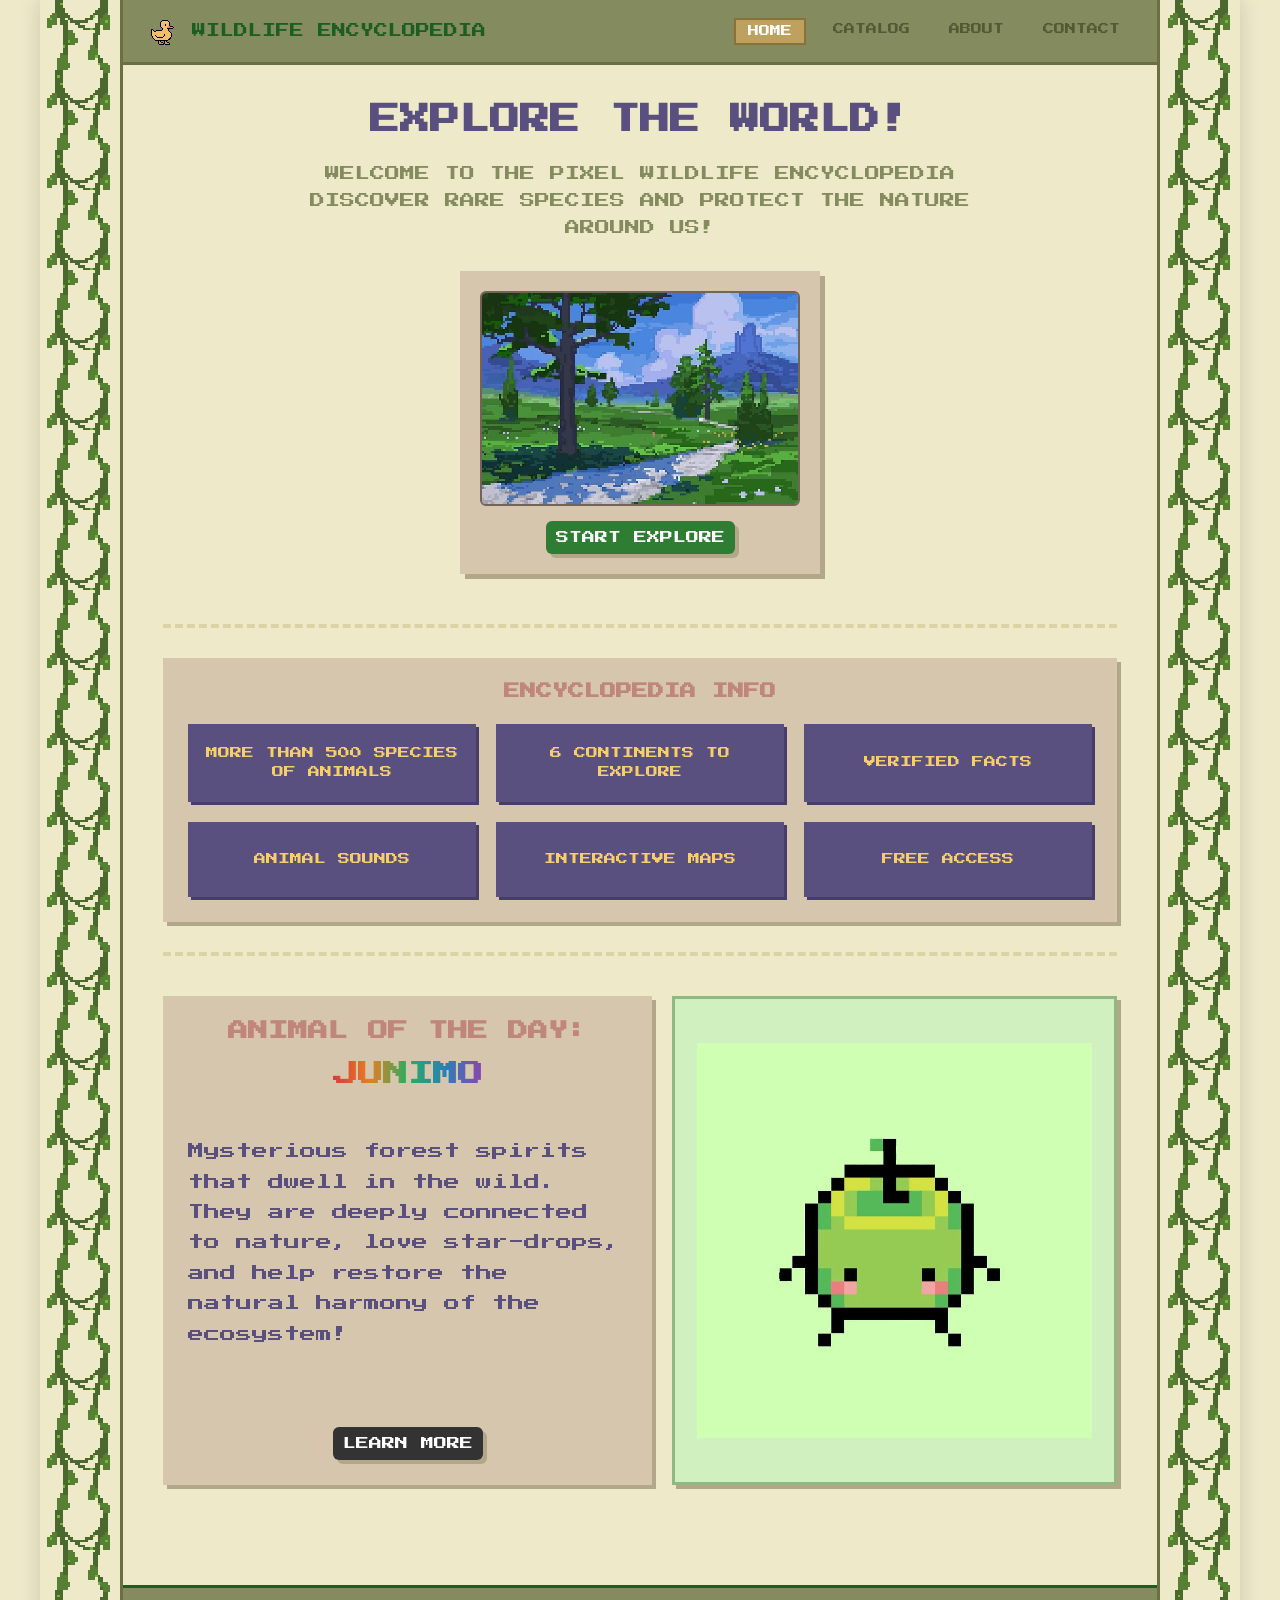
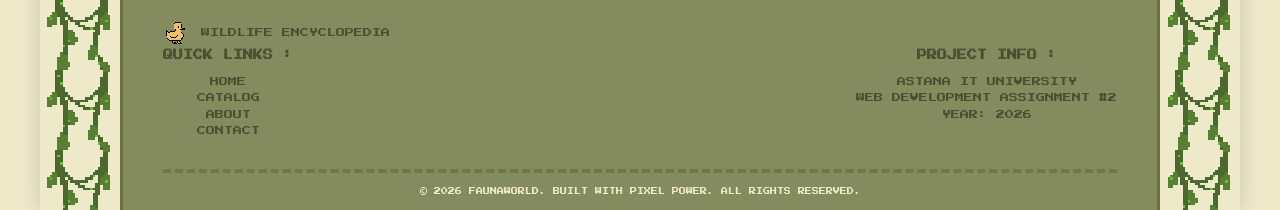
<file: index.html>
<!DOCTYPE html>
<html lang="en">
<head>
    <meta charset="UTF-8">
    <meta name="viewport" content="width=device-width, initial-scale=1.0">
    <title>Wildlife Encyclopedia - Home</title>
    <link rel="icon" type="image/png" href="images/duck_icon.png">
    <link rel="stylesheet" href="css/style.css">
    <link rel="stylesheet" href="css/responsive.css">
</head>
<body>

    <div class="page-container">
        <div class="vine-border vine-left"></div>
        

        <div class="main-content">
            <header class="header">
                <div class="logo">
                    <img src="images/duck_icon.png" alt="logo" class="logo-img">
                    <span>WILDLIFE ENCYCLOPEDIA</span>
                </div>
                <nav class="nav">
                    <a href="index.html" class="nav-link active">HOME</a>
                    <a href="services.html" class="nav-link">CATALOG</a>
                    <a href="about.html" class="nav-link">ABOUT</a>
                    <a href="contact.html" class="nav-link">CONTACT</a>
                </nav>
            </header>

            <main>
                <section class="hero">
                    <h1>EXPLORE THE WORLD!</h1>
                    <p class="hero-subtitle">
                        WELCOME TO THE PIXEL WILDLIFE ENCYCLOPEDIA<br>
                        DISCOVER RARE SPECIES AND PROTECT THE NATURE AROUND US!
                    </p>

                    <div class="card-lol">
                        <div class="img-box">
                            <img src="images/card.png" alt="forest" class="card-img">
                        </div>
                        <a href="services.html" class="btn btn-primary">START EXPLORE</a>
                    </div>
                </section>

                <div class="pixel-divider"></div>

                <section class="info-section">
                    <h2 class="section-title">ENCYCLOPEDIA INFO</h2>
                    <div class="stats-grid">
                        <div class="stats-card">
                            MORE THAN 500 SPECIES OF ANIMALS
                        </div>

                        <div class="stats-card">
                            6 CONTINENTS TO EXPLORE
                        </div>

                        <div class="stats-card">
                            VERIFIED FACTS
                        </div>

                        <div class="stats-card">
                            ANIMAL SOUNDS
                        </div>

                        <div class="stats-card">
                            INTERACTIVE MAPS
                        </div>

                         <div class="stats-card">
                            FREE ACCESS
                        </div>

                    </div>
                </section>

                <div class="pixel-divider"></div>

                <section class="featured-section">
                    <div class="featured-card">
                        <div class="featured-info">
                            <h2 class="featured-title">ANIMAL OF THE DAY:</h2>
                            <h3 class="junimo-name">JUNIMO</h3>
                            <p class="featured-text">
                                Mysterious forest spirits that dwell in the wild. They are deeply connected to nature, love star-drops, and help restore the natural harmony of the ecosystem!
                            </p>
                            <a href="services.html" class="btn btn-secondary">LEARN MORE</a>
                        </div>
                        <div class="featured-img-box">
                            <img src="images/junimo.png" alt="junimo" class="junimo-img">
                        </div>
                    </div>
                </section>
            </main>

            <footer class="footer">
                <div class="footer-top">
                    <div class="footer-logo">
                        <img src="images/duck_icon.png" class="logo">
                        <span>WILDLIFE ENCYCLOPEDIA</span>
                    </div>
                </div>

                <div class="footer-middle">
                    <div class="footer-col">
                        <h4>QUICK LINKS :</h4>
                        <ul>
                            <li><a href="index.html">HOME</a></li>
                            <li><a href="services.html">CATALOG</a></li>
                            <li><a href="about.html">ABOUT</a></li>
                            <li><a href="contact.html">CONTACT</a></li>
                        </ul>
                    </div>
                    <div class="footer-col">
                        <h4>PROJECT INFO :</h4>
                        <ul>
                            <li>ASTANA IT UNIVERSITY</li>
                            <li>WEB DEVELOPMENT ASSIGNMENT #2</li>
                            <li>YEAR: 2026</li>
                        </ul>
                    </div>
                </div>

                <div class="footer-bottom">
                    <p>© 2026 FAUNAWORLD. BUILT WITH PIXEL POWER. ALL RIGHTS RESERVED.</p>
                </div>
            </footer>
        </div>
        <div class="vine-border vine-right"></div>
    </div>
    
</body>
</html>
</file>
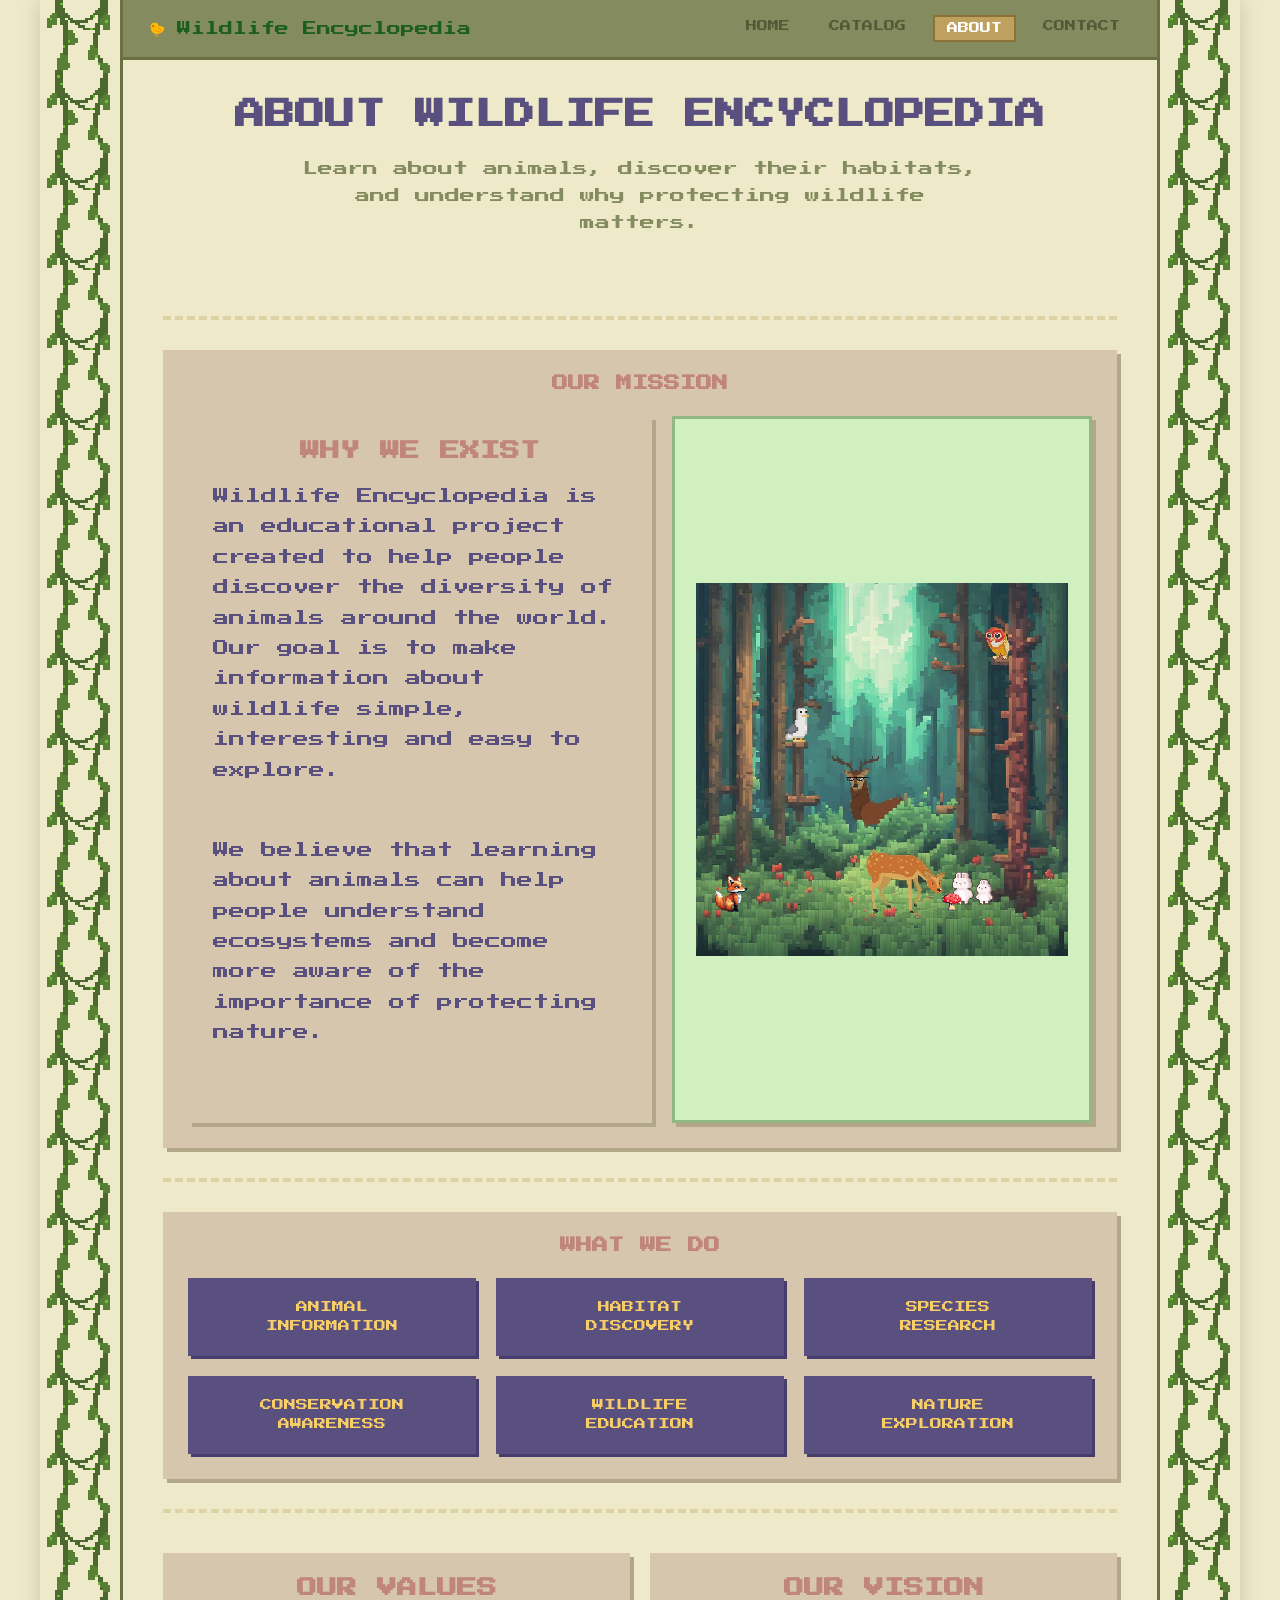
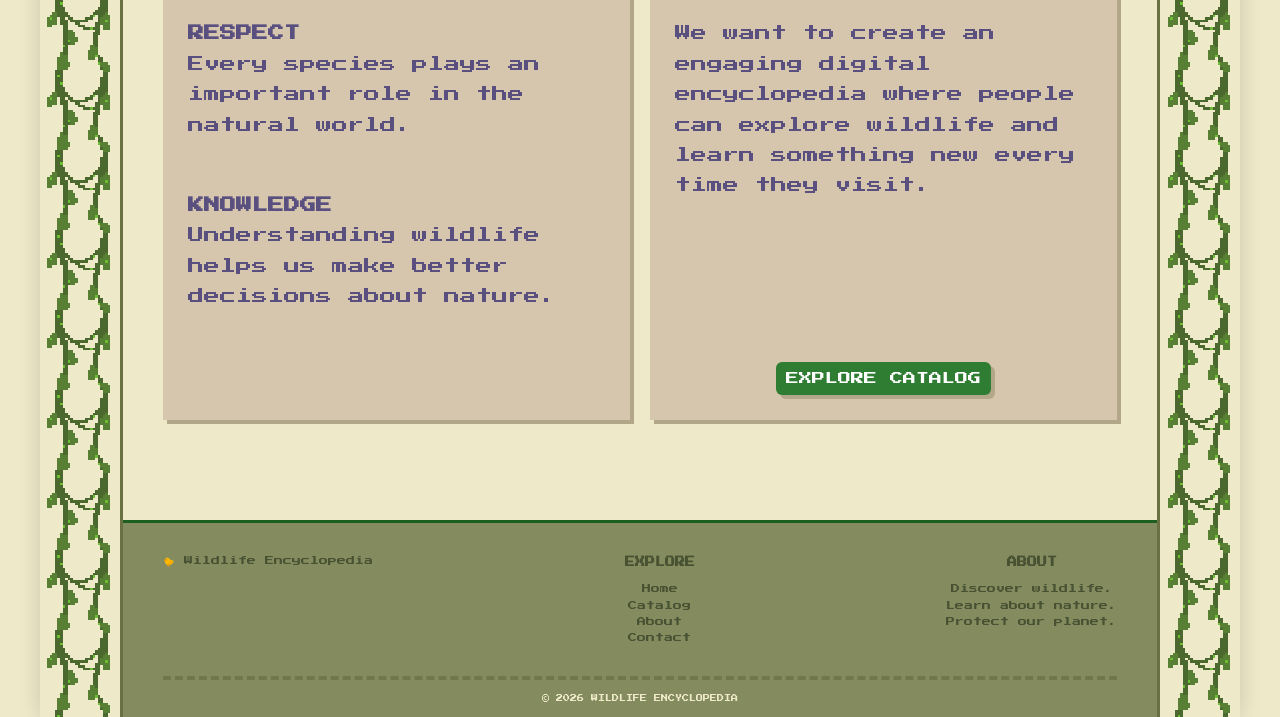
<file: about.html>
<!DOCTYPE html>
<html lang="en">

<head>
    <meta charset="UTF-8">
    <meta name="viewport" content="width=device-width, initial-scale=1.0">

    <title>About Us — Wildlife Encyclopedia</title>
     <link rel="icon" type="image/png" href="images/duck_icon.png">

    <link rel="stylesheet" href="css/style.css">
    <link rel="stylesheet" href="css/responsive.css">
</head>

<body>

    <div class="page-container">

        <aside class="vine-border"></aside>

        <div class="main-content">

            <header class="header">

                <div class="logo">
                    🐤
                    <span>Wildlife Encyclopedia</span>
                </div>

                <nav class="nav">
                    <a href="index.html" class="nav-link">HOME</a>
                    <a href="services.html" class="nav-link">CATALOG</a>
                    <a href="about.html" class="nav-link active">ABOUT</a>
                    <a href="contact.html" class="nav-link">CONTACT</a>
                </nav>

            </header>


            <main>

                <section class="hero">

                    <h1>ABOUT WILDLIFE ENCYCLOPEDIA</h1>

                    <p class="hero-subtitle">
                        Learn about animals, discover their habitats,
                        and understand why protecting wildlife matters.
                    </p>

                </section>


                <div class="pixel-divider"></div>


                <section class="info-section">

                    <h2 class="section-title">
                        OUR MISSION
                    </h2>

                    <div class="featured-card">

                        <div class="featured-info">

                            <h3 class="featured-title">
                                WHY WE EXIST
                            </h3>

                            <p class="featured-text">
                                Wildlife Encyclopedia is an educational
                                project created to help people discover
                                the diversity of animals around the world.
                                Our goal is to make information about
                                wildlife simple, interesting and easy
                                to explore.
                            </p>

                            <p class="featured-text">
                                We believe that learning about animals
                                can help people understand ecosystems
                                and become more aware of the importance
                                of protecting nature.
                            </p>

                        </div>

                        <div class="featured-img-box">

                            <img
                                src="images/wildlife-about.png"
                                alt="Wildlife living in a natural habitat"
                                class="junimo-img"
                            >

                        </div>

                    </div>

                </section>


                <div class="pixel-divider"></div>


                <section class="info-section">

                    <h2 class="section-title">
                        WHAT WE DO
                    </h2>

                    <div class="stats-grid">

                        <article class="stats-card">
                            ANIMAL<br>
                            INFORMATION
                        </article>

                        <article class="stats-card">
                            HABITAT<br>
                            DISCOVERY
                        </article>

                        <article class="stats-card">
                            SPECIES<br>
                            RESEARCH
                        </article>

                        <article class="stats-card">
                            CONSERVATION<br>
                            AWARENESS
                        </article>

                        <article class="stats-card">
                            WILDLIFE<br>
                            EDUCATION
                        </article>

                        <article class="stats-card">
                            NATURE<br>
                            EXPLORATION
                        </article>

                    </div>

                </section>


                <div class="pixel-divider"></div>


                <section class="featured-section">

                    <div class="featured-card">

                        <div class="featured-info">

                            <h2 class="featured-title">
                                OUR VALUES
                            </h2>

                            <p class="featured-text">
                                <strong>RESPECT</strong><br>
                                Every species plays an important role
                                in the natural world.
                            </p>

                            <p class="featured-text">
                                <strong>KNOWLEDGE</strong><br>
                                Understanding wildlife helps us make
                                better decisions about nature.
                            </p>

                        </div>

                        <div class="featured-info">

                            <h2 class="featured-title">
                                OUR VISION
                            </h2>

                            <p class="featured-text">
                                We want to create an engaging digital
                                encyclopedia where people can explore
                                wildlife and learn something new every
                                time they visit.
                            </p>

                            <a href="services.html" class="btn btn-primary">
                                EXPLORE CATALOG
                            </a>

                        </div>

                    </div>

                </section>

            </main>


            
            <footer class="footer">

                <div class="footer-middle">

                    <div class="footer-col">

                        <div class="footer-logo">
                            🐤
                            <span>Wildlife Encyclopedia</span>
                        </div>

                    </div>

                    <div class="footer-col">

                        <h4>EXPLORE</h4>

                        <ul>
                            <li>
                                <a href="index.html">Home</a>
                            </li>

                            <li>
                                <a href="services.html">Catalog</a>
                            </li>

                            <li>
                                <a href="about.html">About</a>
                            </li>

                            <li>
                                <a href="contact.html">Contact</a>
                            </li>
                        </ul>

                    </div>

                    <div class="footer-col">

                        <h4>ABOUT</h4>

                        <p>
                            Discover wildlife.<br>
                            Learn about nature.<br>
                            Protect our planet.
                        </p>

                    </div>

                </div>

                <div class="footer-bottom">
                    © 2026 WILDLIFE ENCYCLOPEDIA
                </div>

            </footer>

        </div>

        <aside class="vine-border"></aside>

    </div>

</body>

</html>
</file>
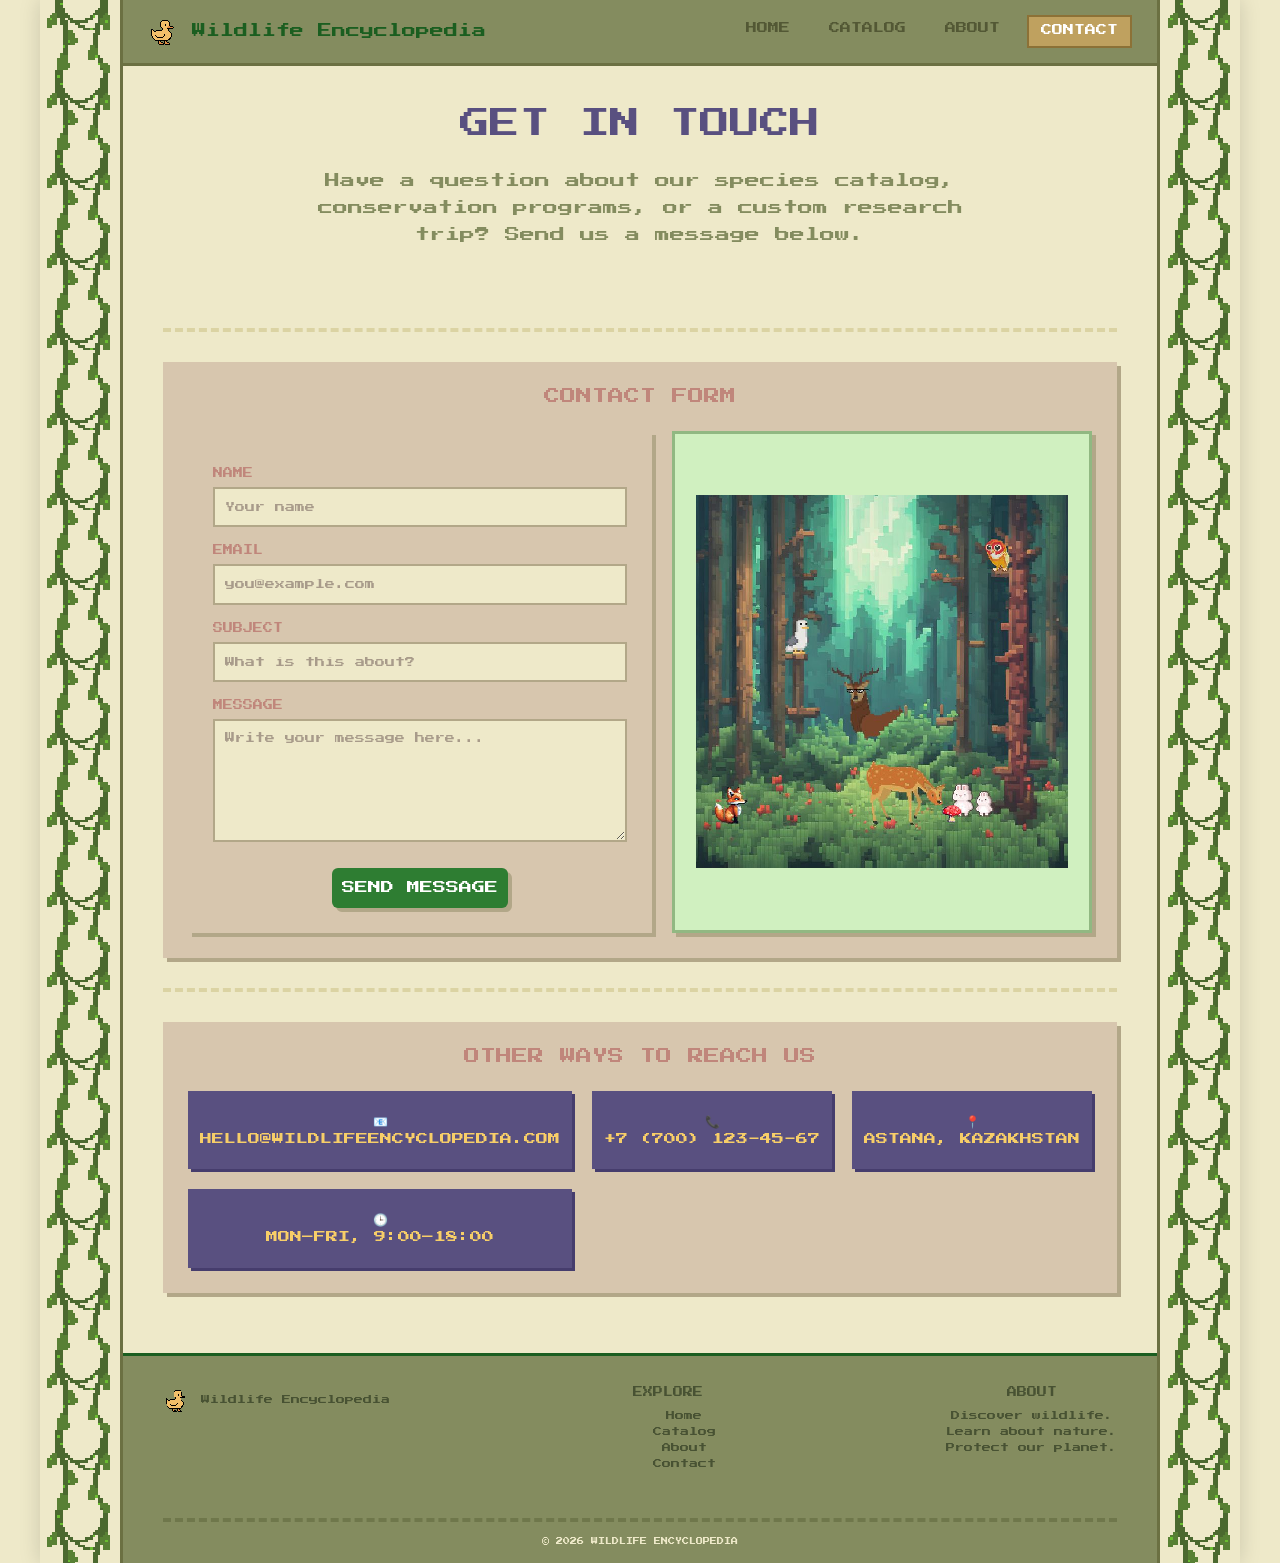
<file: contact.html>
<!DOCTYPE html>
<html lang="en">

<head>
    <meta charset="UTF-8">
    <meta name="viewport" content="width=device-width, initial-scale=1.0">

    <title>Contact Us — Wildlife Encyclopedia</title>
    <link rel="icon" type="image/png" href="images/duck_icon.png">

    <!-- Подключаем Bootstrap CSS для валидации и стилей -->
    <link href="https://cdn.jsdelivr.net/npm/bootstrap@5.3.3/dist/css/bootstrap.min.css" rel="stylesheet">

    <link rel="stylesheet" href="css/style.css">
    <link rel="stylesheet" href="css/responsive.css">
</head>

<body>

    <div class="page-container">

        <aside class="vine-border vine-left"></aside>

        <div class="main-content">

            <header class="header">

                <div class="logo">
                    <img src="images/duck_icon.png" alt="logo" class="logo-img">
                    <span>Wildlife Encyclopedia</span>
                </div>

                <nav class="nav">
                    <a href="index.html" class="nav-link">HOME</a>
                    <a href="services.html" class="nav-link">CATALOG</a>
                    <a href="about.html" class="nav-link">ABOUT</a>
                    <a href="contact.html" class="nav-link active">CONTACT</a>
                </nav>

            </header>


            <main>

                <section class="hero">

                    <h1>GET IN TOUCH</h1>

                    <p class="hero-subtitle">
                        Have a question about our species catalog,
                        conservation programs, or a custom research
                        trip? Send us a message below.
                    </p>

                </section>


                <div class="pixel-divider"></div>


                <section class="info-section">

                    <h2 class="section-title">
                        CONTACT FORM
                    </h2>

                    <div class="featured-card">

                        <div class="featured-info">
                            <form class="contact-form needs-validation" action="demo-result.html" method="get" novalidate>

    <label for="name">NAME</label>
    <input type="text" id="name" name="name" placeholder="Your name" minlength="2" required>
    <div class="invalid-feedback text-danger small mt-1">
        Please enter at least 2 characters.
    </div>

    <label for="email">EMAIL</label>
    <input type="email" id="email" name="email" placeholder="you@example.com" required>
    <div class="invalid-feedback text-danger small mt-1">
        Please enter a valid email.
    </div>

    <label for="subject">SUBJECT</label>
    <input type="text" id="subject" name="subject" placeholder="What is this about?">

    <label for="message">MESSAGE</label>
    <textarea id="message" name="message" rows="6" placeholder="Write your message here..." minlength="10" maxlength="500" required></textarea>
    <div class="invalid-feedback text-danger small mt-1">
        Message must be from 10 to 500 characters.
    </div>

    <button type="submit" class="btn btn-primary">
        SEND MESSAGE
    </button>

</form>

                            

                        </div>

                        <div class="featured-img-box">

                            <img
                                src="images/wildlife-contact.png"
                                alt="A pair of foxes resting in a forest clearing"
                                class="junimo-img"
                            >

                        </div>

                    </div>

                </section>


                <div class="pixel-divider"></div>


                <section class="info-section">

                    <h2 class="section-title">
                        OTHER WAYS TO REACH US
                    </h2>

                    <div class="stats-grid">

                        <article class="stats-card">
                            📧<br>
                            HELLO@WILDLIFEENCYCLOPEDIA.COM
                        </article>

                        <article class="stats-card">
                            📞<br>
                            +7 (700) 123-45-67
                        </article>

                        <article class="stats-card">
                            📍<br>
                            ASTANA, KAZAKHSTAN
                        </article>

                        <article class="stats-card">
                            🕒<br>
                            MON–FRI, 9:00–18:00
                        </article>

                    </div>

                </section>

            </main>


            <footer class="footer">

                <div class="footer-middle">

                    <div class="footer-col">

                        <div class="footer-logo">
                            <img src="images/duck_icon.png" class="logo">
                            <span>Wildlife Encyclopedia</span>
                        </div>

                    </div>

                    <div class="footer-col">

                        <h4>EXPLORE</h4>

                        <ul>
                            <li>
                                <a href="index.html">Home</a>
                            </li>

                            <li>
                                <a href="services.html">Catalog</a>
                            </li>

                            <li>
                                <a href="about.html">About</a>
                            </li>

                            <li>
                                <a href="contact.html">Contact</a>
                            </li>
                        </ul>

                    </div>

                    <div class="footer-col">

                        <h4>ABOUT</h4>

                        <p>
                            Discover wildlife.<br>
                            Learn about nature.<br>
                            Protect our planet.
                        </p>

                    </div>

                </div>

                <div class="footer-bottom">
                    © 2026 WILDLIFE ENCYCLOPEDIA
                </div>

            </footer>

        </div>

        <aside class="vine-border vine-right"></aside>

    </div>

    <script>
    (function () {
        'use strict'
        const forms = document.querySelectorAll('.needs-validation')
        Array.from(forms).forEach(form => {
            form.addEventListener('submit', event => {
                if (!form.checkValidity()) {
                    event.preventDefault()
                    event.stopPropagation()
                }
                form.classList.add('was-validated')
            }, false)
        })
    })()
</script>

</body>

</html>
</file>
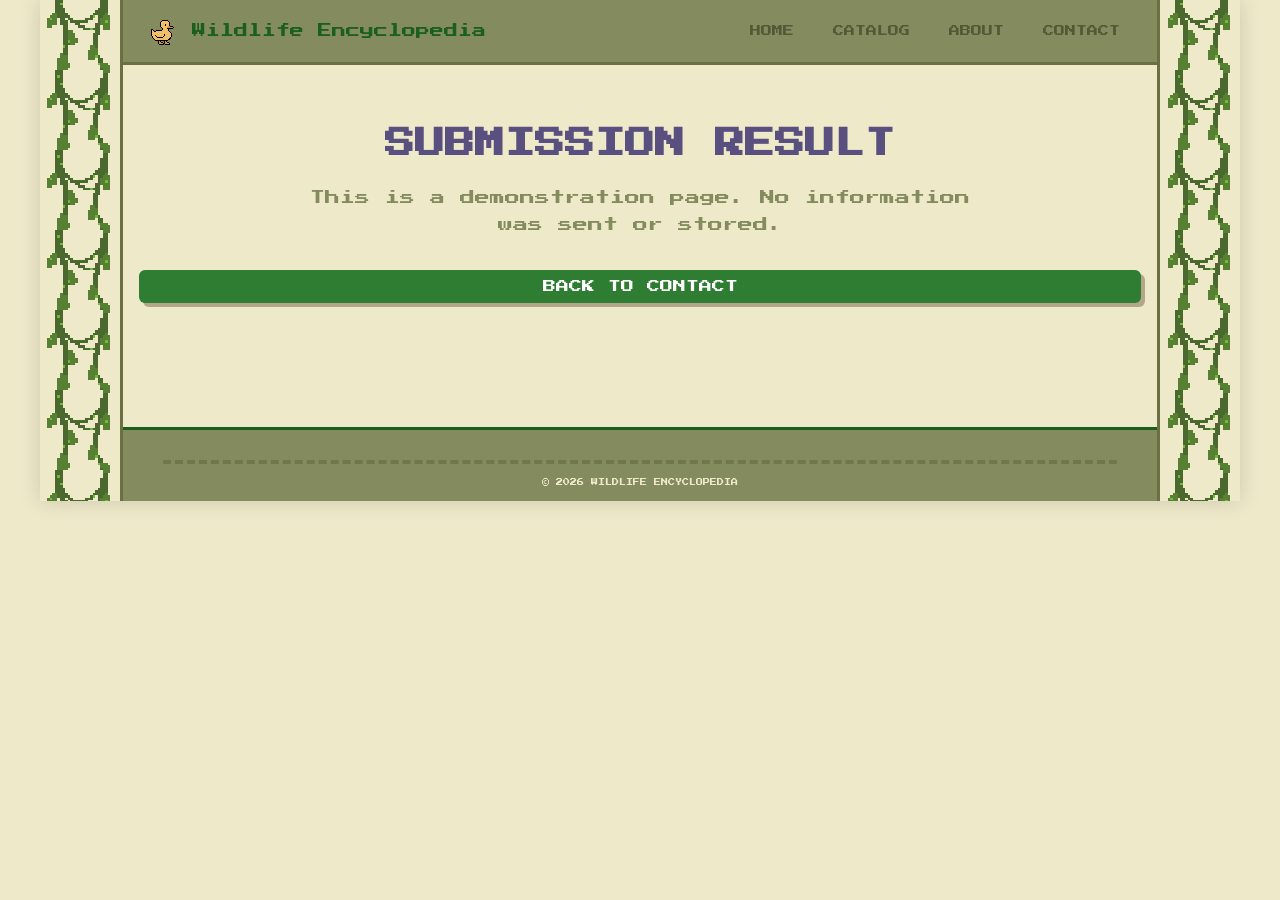
<file: demo-result.html>
<!DOCTYPE html>
<html lang="en">
<head>
    <meta charset="UTF-8">
    <meta name="viewport" content="width=device-width, initial-scale=1.0">
    <title>Demo Result — Wildlife Encyclopedia</title>
    <link rel="icon" type="image/png" href="images/duck_icon.png">
    <link rel="stylesheet" href="css/style.css">
    <link rel="stylesheet" href="css/responsive.css">
</head>
<body>

    <div class="page-container">

        <aside class="vine-border vine-left"></aside>

        <div class="main-content">

            <!-- Шапка точно такая же, как на других страницах -->
            <header class="header">
                <div class="logo">
                    <img src="images/duck_icon.png" alt="logo" class="logo-img">
                    <span>Wildlife Encyclopedia</span>
                </div>
                <nav class="nav">
                    <a href="index.html" class="nav-link">HOME</a>
                    <a href="services.html" class="nav-link">CATALOG</a>
                    <a href="about.html" class="nav-link">ABOUT</a>
                    <a href="contact.html" class="nav-link">CONTACT</a>
                </nav>
            </header>

            <main>
                <section class="hero" style="text-align: center; padding: 4rem 1rem;">
                    <h1>SUBMISSION RESULT</h1>
                    <p class="hero-subtitle" style="margin-bottom: 2rem;">
                        This is a demonstration page. No information was sent or stored.
                    </p>
                    <p>
                        <a href="contact.html" class="btn btn-primary">BACK TO CONTACT</a>
                    </p>
                </section>
            </main>

            <footer class="footer">
                <div class="footer-bottom">
                    © 2026 WILDLIFE ENCYCLOPEDIA
                </div>
            </footer>

        </div>

        <aside class="vine-border vine-right"></aside>

    </div>

</body>
</html>
</file>
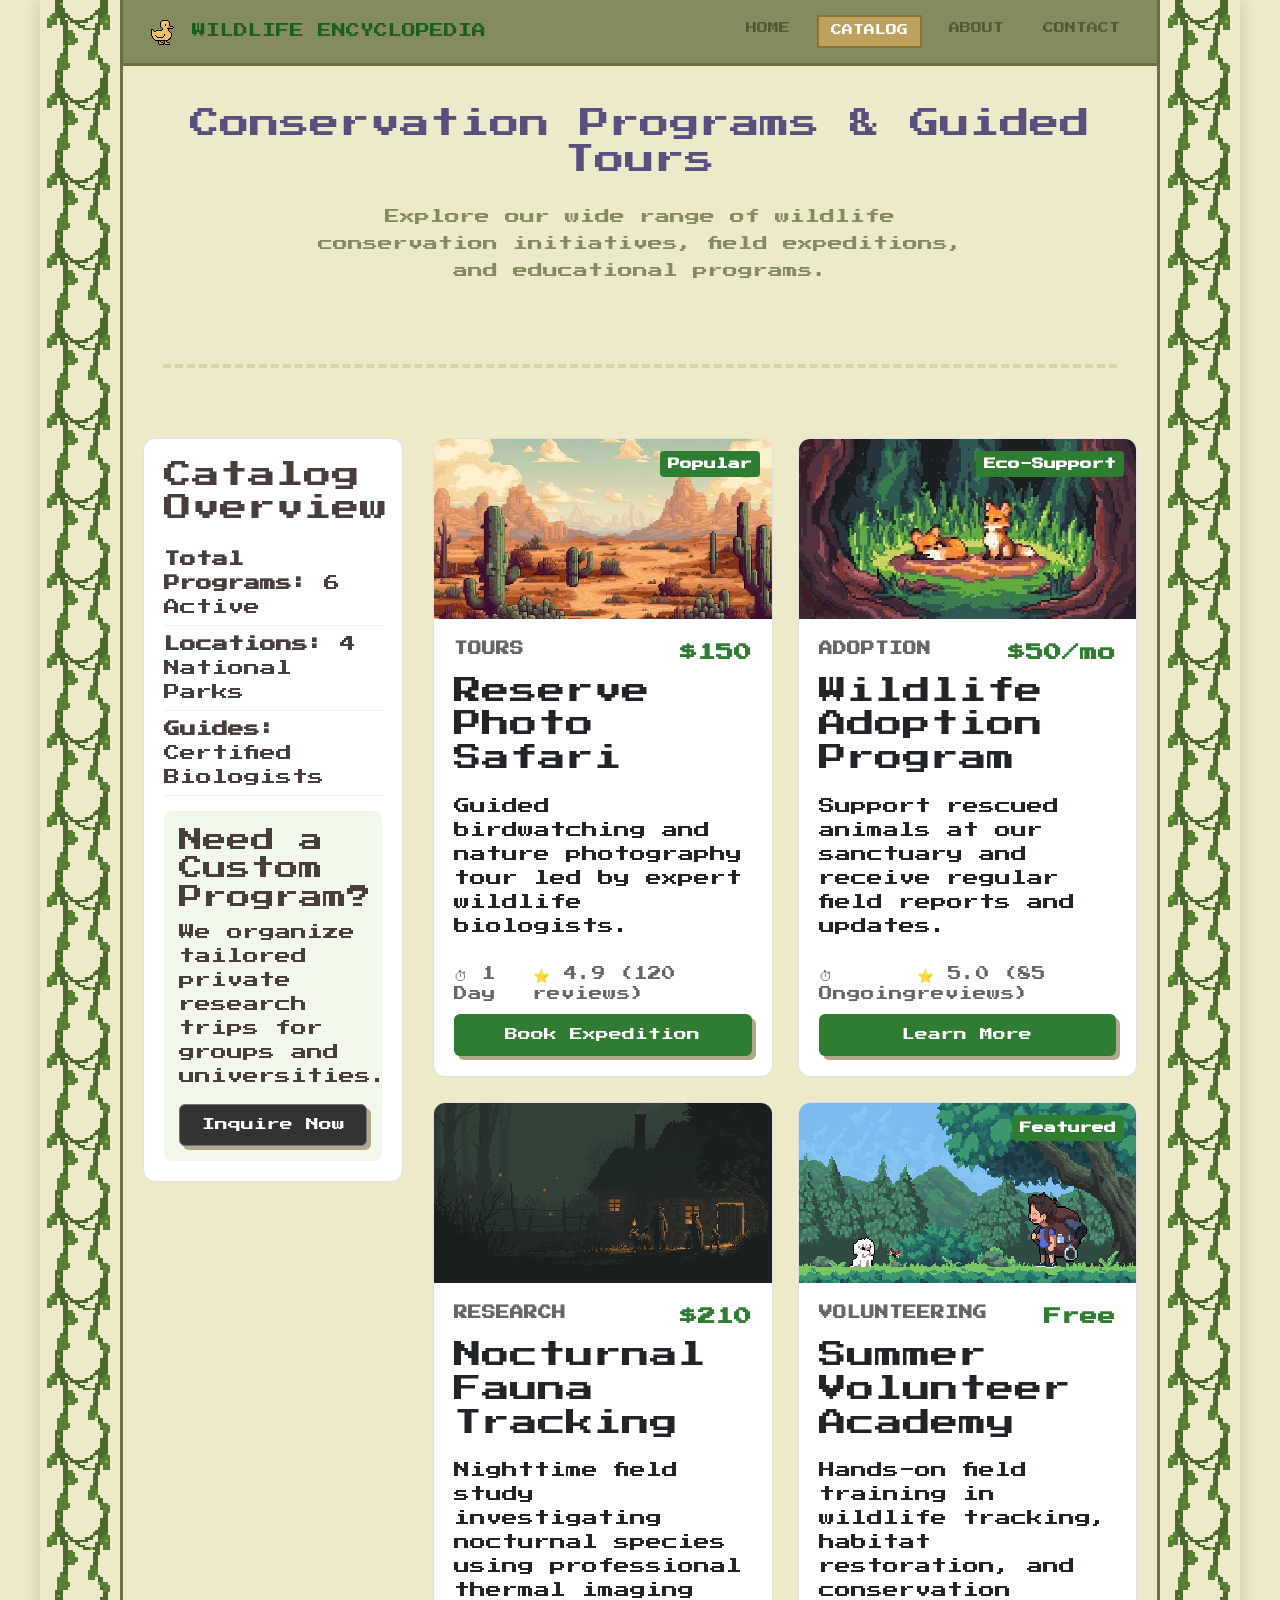
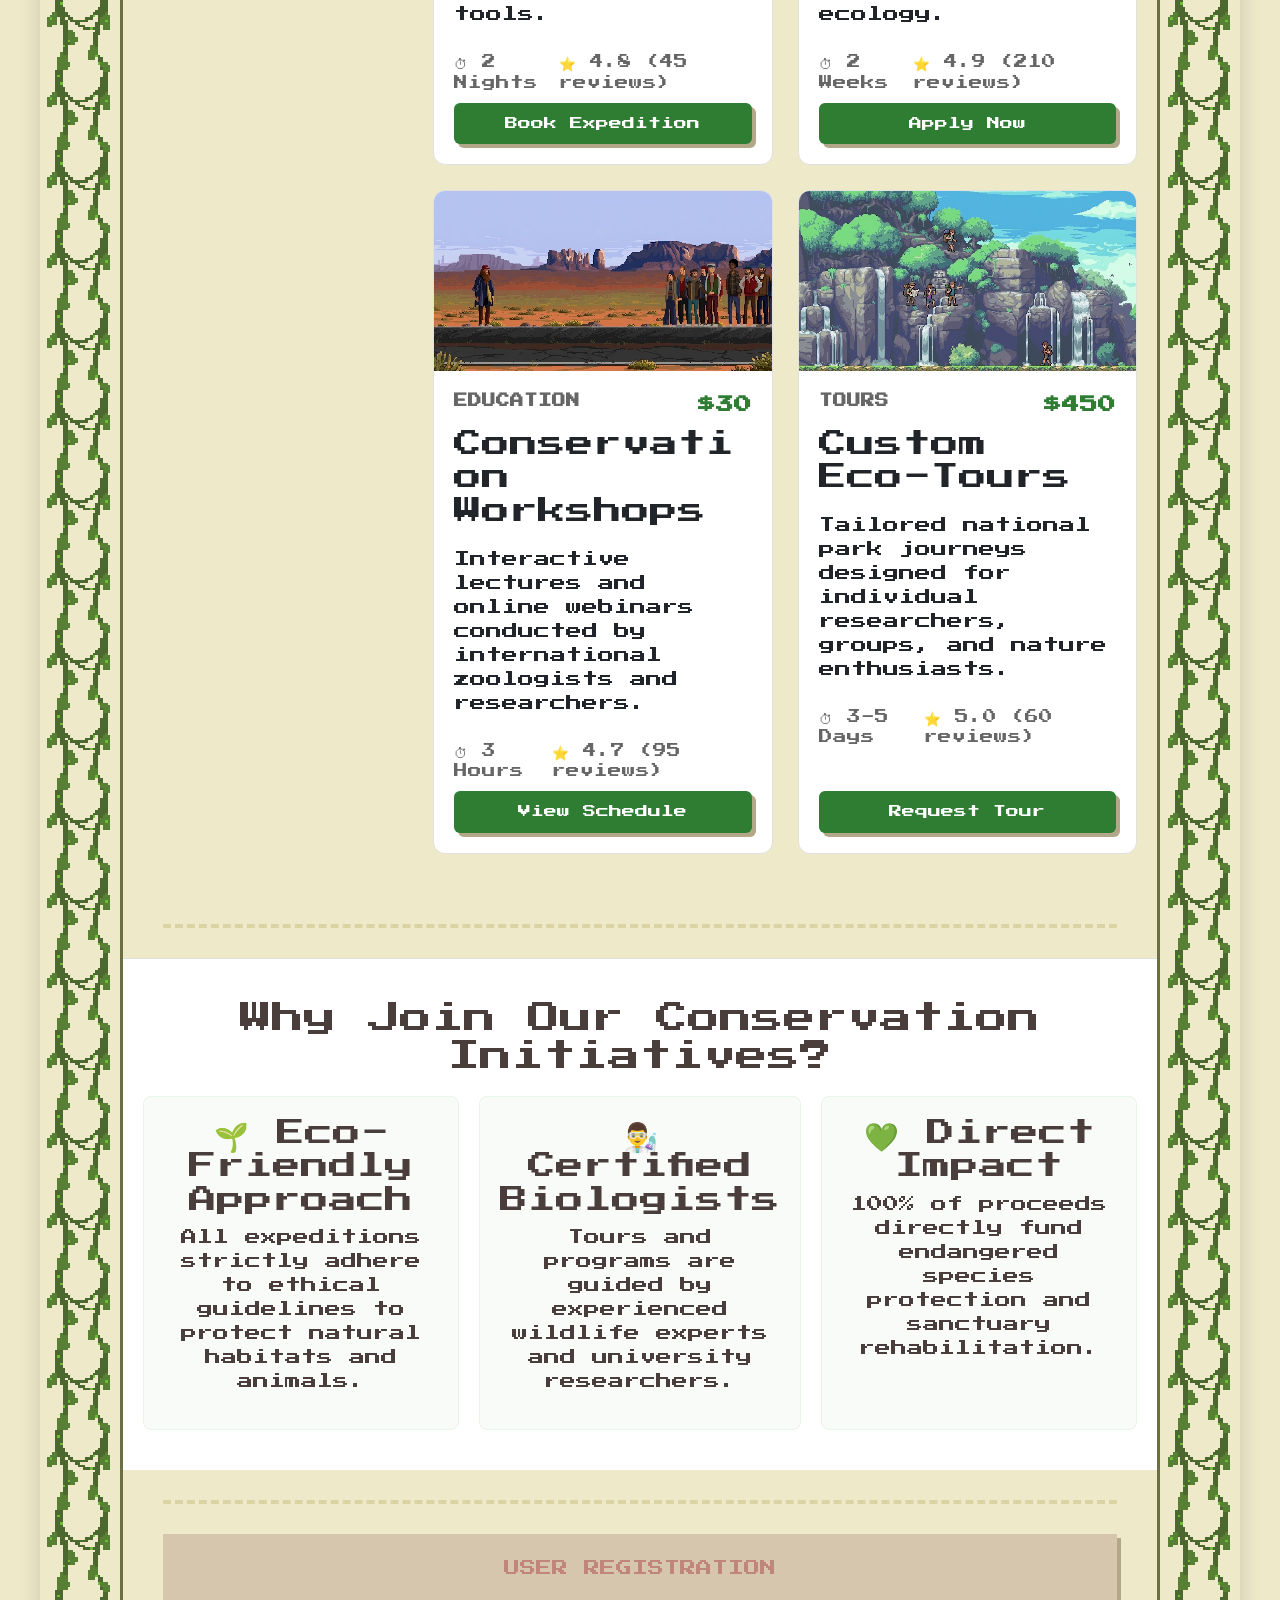
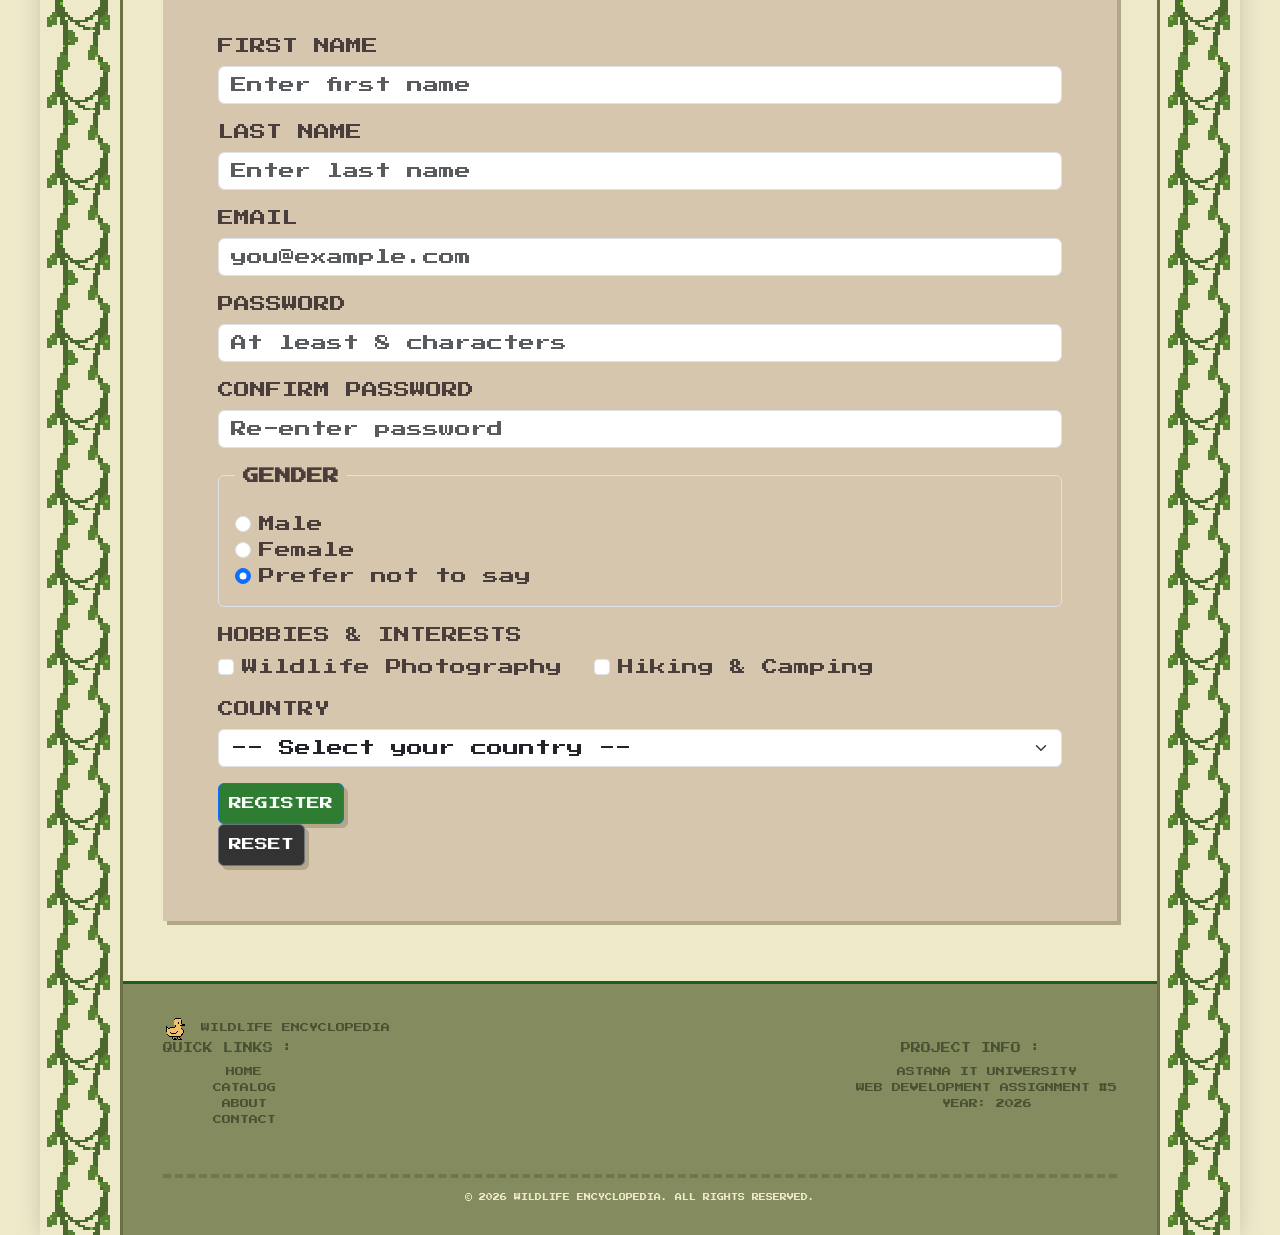
<file: services.html>
<!DOCTYPE html>
<html lang="en">
<head>
    <meta charset="UTF-8">
    <meta name="viewport" content="width=device-width, initial-scale=1.0">
    <title>Services & Catalog — Wildlife Encyclopedia</title>
    <link rel="icon" type="image/png" href="images/duck_icon.png">
    
    <!-- Подключаем Bootstrap CSS для валидации формы -->
    <link href="https://cdn.jsdelivr.net/npm/bootstrap@5.3.3/dist/css/bootstrap.min.css" rel="stylesheet">

    <link rel="stylesheet" href="css/style.css">
    <link rel="stylesheet" href="css/responsive.css">
</head>
<body>

    <div class="page-container">
        <!-- Левая лиана, как на главной странице -->
        <aside class="vine-border vine-left"></aside>

        <div class="main-content">
            
            <!-- Шапка приведена к единому стилю главной страницы -->
            <header class="header">
                <div class="logo">
                    <img src="images/duck_icon.png" alt="logo" class="logo-img">
                    <span>WILDLIFE ENCYCLOPEDIA</span>
                </div>
                <nav class="nav">
                    <a href="index.html" class="nav-link">HOME</a>
                    <a href="services.html" class="nav-link active">CATALOG</a>
                    <a href="about.html" class="nav-link">ABOUT</a>
                    <a href="contact.html" class="nav-link">CONTACT</a>
                </nav>
            </header>

            <main>
                <section class="hero">
                    <h1>Conservation Programs & Guided Tours</h1>
                    <p class="hero-subtitle">
                        Explore our wide range of wildlife conservation initiatives, field expeditions, and educational programs.
                    </p>
                </section>

                <div class="pixel-divider"></div>

                <section class="services-catalog-wrapper">
                    <div class="catalog-container">
                        
                        <aside class="catalog-sidebar">
                            <h3>Catalog Overview</h3>
                            <ul class="sidebar-stats">
                                <li><strong>Total Programs:</strong> 6 Active</li>
                                <li><strong>Locations:</strong> 4 National Parks</li>
                                <li><strong>Guides:</strong> Certified Biologists</li>
                            </ul>

                            <div class="sidebar-box">
                                <h4>Need a Custom Program?</h4>
                                <p>We organize tailored private research trips for groups and universities.</p>
                                <a href="contact.html" class="btn btn-secondary">Inquire Now</a>
                            </div>
                        </aside>

                        <div class="catalog-grid">
                            
                            <article class="card">
                                <span class="card-badge">Popular</span>
                                <img src="images/safari.jpg" alt="Reserve Photo Safari">
                                <div class="card-body">
                                    <div class="card-meta">
                                        <span class="category">Tours</span>
                                        <span class="price">$150</span>
                                    </div>
                                    <h3>Reserve Photo Safari</h3>
                                    <p>Guided birdwatching and nature photography tour led by expert wildlife biologists.</p>
                                    <div class="card-details">
                                        <span>⏱ 1 Day</span>
                                        <span>⭐ 4.9 (120 reviews)</span>
                                    </div>
                                    <a href="contact.html" class="btn">Book Expedition</a>
                                </div>
                            </article>

                            <article class="card">
                                <span class="card-badge">Eco-Support</span>
                                <img src="images/adoption.jpg" alt="Wildlife Adoption Program">
                                <div class="card-body">
                                    <div class="card-meta">
                                        <span class="category">Adoption</span>
                                        <span class="price">$50/mo</span>
                                    </div>
                                    <h3>Wildlife Adoption Program</h3>
                                    <p>Support rescued animals at our sanctuary and receive regular field reports and updates.</p>
                                    <div class="card-details">
                                        <span>⏱ Ongoing</span>
                                        <span>⭐ 5.0 (85 reviews)</span>
                                    </div>
                                    <a href="contact.html" class="btn">Learn More</a>
                                </div>
                            </article>

                            <article class="card">
                                <img src="images/night.jpg" alt="Night Monitoring">
                                <div class="card-body">
                                    <div class="card-meta">
                                        <span class="category">Research</span>
                                        <span class="price">$210</span>
                                    </div>
                                    <h3>Nocturnal Fauna Tracking</h3>
                                    <p>Nighttime field study investigating nocturnal species using professional thermal imaging tools.</p>
                                    <div class="card-details">
                                        <span>⏱ 2 Nights</span>
                                        <span>⭐ 4.8 (45 reviews)</span>
                                    </div>
                                    <a href="contact.html" class="btn">Book Expedition</a>
                                </div>
                            </article>

                            <article class="card">
                                <span class="card-badge">Featured</span>
                                <img src="images/volunteer.jpg" alt="Volunteer School">
                                <div class="card-body">
                                    <div class="card-meta">
                                        <span class="category">Volunteering</span>
                                        <span class="price">Free</span>
                                    </div>
                                    <h3>Summer Volunteer Academy</h3>
                                    <p>Hands-on field training in wildlife tracking, habitat restoration, and conservation ecology.</p>
                                    <div class="card-details">
                                        <span>⏱ 2 Weeks</span>
                                        <span>⭐ 4.9 (210 reviews)</span>
                                    </div>
                                    <a href="contact.html" class="btn">Apply Now</a>
                                </div>
                            </article>

                            <article class="card">
                                <img src="images/workshop.jpg" alt="Lectures and Workshops">
                                <div class="card-body">
                                    <div class="card-meta">
                                        <span class="category">Education</span>
                                        <span class="price">$30</span>
                                    </div>
                                    <h3>Conservation Workshops</h3>
                                    <p>Interactive lectures and online webinars conducted by international zoologists and researchers.</p>
                                    <div class="card-details">
                                        <span>⏱ 3 Hours</span>
                                        <span>⭐ 4.7 (95 reviews)</span>
                                    </div>
                                    <a href="contact.html" class="btn">View Schedule</a>
                                </div>
                            </article>

                            <article class="card">
                                <img src="images/ecotour.jpg" alt="Eco Tours">
                                <div class="card-body">
                                    <div class="card-meta">
                                        <span class="category">Tours</span>
                                        <span class="price">$450</span>
                                    </div>
                                    <h3>Custom Eco-Tours</h3>
                                    <p>Tailored national park journeys designed for individual researchers, groups, and nature enthusiasts.</p>
                                    <div class="card-details">
                                        <span>⏱ 3-5 Days</span>
                                        <span>⭐ 5.0 (60 reviews)</span>
                                    </div>
                                    <a href="contact.html" class="btn">Request Tour</a>
                                </div>
                            </article>

                        </div>
                    </div>
                </section>

                <div class="pixel-divider"></div>

                <section class="services-info">
                    <h2>Why Join Our Conservation Initiatives?</h2>
                    <div class="info-boxes">
                        <div class="info-box">
                            <h3>🌱 Eco-Friendly Approach</h3>
                            <p>All expeditions strictly adhere to ethical guidelines to protect natural habitats and animals.</p>
                        </div>
                        <div class="info-box">
                            <h3>👨‍🔬 Certified Biologists</h3>
                            <p>Tours and programs are guided by experienced wildlife experts and university researchers.</p>
                        </div>
                        <div class="info-box">
                            <h3>💚 Direct Impact</h3>
                            <p>100% of proceeds directly fund endangered species protection and sanctuary rehabilitation.</p>
                        </div>
                    </div>
                </section>

                <div class="pixel-divider"></div>

                <!-- ЗАДАНИЕ 3: Форма регистрации на странице каталога -->
                <section class="info-section">
                    <h2 class="section-title">USER REGISTRATION</h2>
                    
                    <div class="featured-card" style="display: block; padding: 30px;">
                        <form id="registrationForm" action="demo-result.html" method="get" class="needs-validation" novalidate>
                            
                            <div class="mb-3">
                                <label for="reg-firstname" class="form-label">FIRST NAME</label>
                                <input type="text" class="form-control" id="reg-firstname" name="firstname" minlength="2" required placeholder="Enter first name">
                                <div class="invalid-feedback text-danger small">First name must be at least 2 characters.</div>
                            </div>

                            <div class="mb-3">
                                <label for="reg-lastname" class="form-label">LAST NAME</label>
                                <input type="text" class="form-control" id="reg-lastname" name="lastname" minlength="2" required placeholder="Enter last name">
                                <div class="invalid-feedback text-danger small">Last name must be at least 2 characters.</div>
                            </div>

                            <div class="mb-3">
                                <label for="reg-email" class="form-label">EMAIL</label>
                                <input type="email" class="form-control" id="reg-email" name="email" required placeholder="you@example.com">
                                <div class="invalid-feedback text-danger small">Please enter a valid email address.</div>
                            </div>

                            <div class="mb-3">
                                <label for="reg-pass" class="form-label">PASSWORD</label>
                                <input type="password" class="form-control" id="reg-pass" name="password" minlength="8" required placeholder="At least 8 characters">
                                <div class="invalid-feedback text-danger small">Password must be at least 8 characters long.</div>
                            </div>

                            <div class="mb-3">
                                <label for="reg-confirm" class="form-label">CONFIRM PASSWORD</label>
                                <input type="password" class="form-control" id="reg-confirm" name="confirm_password" required placeholder="Re-enter password">
                                <!-- Ошибка совпадения паролей через JS -->
                                <div id="password-match-error" class="text-danger small" style="display: none;">Passwords do not match.</div>
                            </div>

                            <!-- Радиокнопки пола через fieldset и legend (потребовалось по заданию) -->
                            <fieldset class="mb-3 border p-3 rounded">
                                <legend class="float-none w-auto px-2 fs-6 fw-bold">GENDER</legend>
                                <div class="form-check">
                                    <input class="form-check-input" type="radio" name="gender" id="gender-male" value="male">
                                    <label class="form-check-label" for="gender-male">Male</label>
                                </div>
                                <div class="form-check">
                                    <input class="form-check-input" type="radio" name="gender" id="gender-female" value="female">
                                    <label class="form-check-label" for="gender-female">Female</label>
                                </div>
                                <div class="form-check">
                                    <input class="form-check-input" type="radio" name="gender" id="gender-other" value="prefer_not_to_say" checked>
                                    <label class="form-check-label" for="gender-other">Prefer not to say</label>
                                </div>
                            </fieldset>

                            <!-- Чекбоксы хобби -->
                            <div class="mb-3">
                                <label class="form-label d-block">HOBBIES & INTERESTS</label>
                                <div class="form-check form-check-inline">
                                    <input class="form-check-input" type="checkbox" id="hobby-wildlife" value="wildlife">
                                    <label class="form-check-label" for="hobby-wildlife">Wildlife Photography</label>
                                </div>
                                <div class="form-check form-check-inline">
                                    <input class="form-check-input" type="checkbox" id="hobby-hiking" value="hiking">
                                    <label class="form-check-label" for="hobby-hiking">Hiking & Camping</label>
                                </div>
                            </div>

                            <!-- Выпадающий список стран с пустым дефолтным вариантом -->
                            <div class="mb-3">
                                <label for="reg-country" class="form-label">COUNTRY</label>
                                <select class="form-select" id="reg-country" name="country" required>
                                    <option value="" disabled selected>-- Select your country --</option>
                                    <option value="kz">Kazakhstan</option>
                                    <option value="us">United States</option>
                                    <option value="uk">United Kingdom</option>
                                    <option value="ca">Canada</option>
                                    <option value="other">Other</option>
                                </select>
                                <div class="invalid-feedback text-danger small">Please select a country.</div>
                            </div>

                            <button type="submit" class="btn btn-primary me-2">REGISTER</button>
                            <button type="reset" id="resetBtn" class="btn btn-secondary">RESET</button>

                        </form>
                    </div>
                </section>

            </main>

            <!-- Футер в едином стиле сайта -->
            <footer class="footer">
                <div class="footer-top">
                    <div class="footer-logo">
                        <img src="images/duck_icon.png" class="logo">
                        <span>WILDLIFE ENCYCLOPEDIA</span>
                    </div>
                </div>

                <div class="footer-middle">
                    <div class="footer-col">
                        <h4>QUICK LINKS :</h4>
                        <ul>
                            <li><a href="index.html">HOME</a></li>
                            <li><a href="services.html">CATALOG</a></li>
                            <li><a href="about.html">ABOUT</a></li>
                            <li><a href="contact.html">CONTACT</a></li>
                        </ul>
                    </div>
                    <div class="footer-col">
                        <h4>PROJECT INFO :</h4>
                        <ul>
                            <li>ASTANA IT UNIVERSITY</li>
                            <li>WEB DEVELOPMENT ASSIGNMENT #5</li>
                            <li>YEAR: 2026</li>
                        </ul>
                    </div>
                </div>

                <div class="footer-bottom">
                    <p>© 2026 WILDLIFE ENCYCLOPEDIA. ALL RIGHTS RESERVED.</p>
                </div>
            </footer>

        </div>
        
        <!-- Правая лиана -->
        <aside class="vine-border vine-right"></aside>
    </div>

    <!-- JS для проверки совпадения паролей и сброса формы -->
    <script>
        const form = document.getElementById('registrationForm');
        const password = document.getElementById('reg-pass');
        const confirmPassword = document.getElementById('reg-confirm');
        const passwordMatchError = document.getElementById('password-match-error');
        const resetBtn = document.getElementById('resetBtn');

        confirmPassword.addEventListener('input', function() {
            if (confirmPassword.value === password.value) {
                passwordMatchError.style.display = 'none';
                confirmPassword.setCustomValidity('');
            } else {
                passwordMatchError.style.display = 'block';
                confirmPassword.setCustomValidity('Passwords do not match');
            }
        });

        password.addEventListener('input', function() {
            if (confirmPassword.value === password.value) {
                passwordMatchError.style.display = 'none';
                confirmPassword.setCustomValidity('');
            } else if (confirmPassword.value !== "") {
                passwordMatchError.style.display = 'block';
                confirmPassword.setCustomValidity('Passwords do not match');
            }
        });

        form.addEventListener('submit', function(event) {
            if (password.value !== confirmPassword.value) {
                passwordMatchError.style.display = 'block';
                confirmPassword.setCustomValidity('Passwords do not match');
            } else {
                passwordMatchError.style.display = 'none';
                confirmPassword.setCustomValidity('');
            }

            if (!form.checkValidity()) {
                event.preventDefault();
                event.stopPropagation();
            }
            form.classList.add('was-validated');
        });

        resetBtn.addEventListener('click', function() {
            form.classList.remove('was-validated');
            passwordMatchError.style.display = 'none';
            confirmPassword.setCustomValidity('');
            form.reset();
        });
    </script>

</body>
</html>
</file>
<file: css/style.css>
@import url('https://fonts.googleapis.com/css2?family=Press+Start+2P&display=swap');

* {
    margin: 0;
    padding: 0;
    box-sizing: border-box;

    image-rendering: pixelated;
    image-rendering: crisp-edges;
}

body {
    background-color: #eee9c9;
    font-family: 'Press Start 2P', cursive;
    color: #4a3e3d;
    min-height: 100vh;
}

.page-container {
    display: flex;
    justify-content: center;
    max-width: 1200px;
    margin: 0 auto;
    background-color: #eee9c9;
    box-shadow: 0 0 20px rgba(0, 0, 0, 0.15);
}

.vine-border {
    width: 80px;
    background-image: url('../images/loza.png');
    background-repeat: repeat-y;
    background-position: center top;
    background-size: 100% auto;
    flex-shrink: 0;
}

.main-content {
    flex-grow: 1;
    max-width: 1110px;
    border-left: 3px solid #6b7042;
    border-right: 3px solid #6b7042;
}

.header {
    display: flex;
    justify-content: space-between;
    align-items: center;
    padding: 15px 25px;
    background-color: #848c5f;
    border-bottom: 3px solid #6b7042;
}

.logo {
    display: flex;
    align-items: center;
    gap: 12px;
    font-size: 20px;
    color: #1c1a0c;
}

.nav {
    display: flex;
    gap: 15px;
    font-size: 11px;
}

.nav-link {
    color: #535835;
    text-decoration: none;
    padding: 6px 12px;
    transition: all 0.1s ease;
}

.nav-link.active {
    color: #ffffff;
    background-color: #bfa15f;
    border: 2px solid #8c7136;
}


.hero {
    text-align: center;
    padding: 40px 20px 20px 20px;
}
.hero h1 {
    font-size: 30px;
    color: #595080;
    margin-bottom: 25px;
}
.hero-subtitle {
    font-size: 15px;
    line-height: 1.8;
    color: #848c5f;
    max-width: 700px;
    margin: 0 auto 30px auto;
}

.card-lol {
    background-color: #d7c6ae;
    padding: 20px;
    margin: 0 auto;
    width: 360px;
    display: flex;
    box-shadow: 5px 5px 0px #b2a788;
    flex-direction: column;
    align-items: center;
    gap: 15px;
}

.img-box {
    width: 100%;
    height: auto;
    border: 2px solid #736458;
    overflow: hidden;
    border-radius: 6px;
    line-height: 0;
}
.card-img {
    width: 100%;
    height: auto;
    object-fit: cover;
    display: block;
}


.btn {
    display: inline-block;
    font-family: 'Press Start 2P', cursive;
    text-decoration: none;
    padding: 12px 24px;
    font-size: 13px;
    box-shadow: 4px 4px 0px #b2a788;
    transition: transform 0.1s, box-shadow 0.1s;
}

.btn-primary, .btn-secondary {
    background-color: #eee9c9;
    color: #c0867b;
}

.btn:hover {
    transform: translate(-2px, -2px);
    box-shadow: 6px 6px 0px #b6a48c;
    background-color: #ece6d4;
}
.btn:active {
    transform: translate(2px, 2px);
    box-shadow: 2px 2px 0px #b6a48c;
}


.pixel-divider {
    border-bottom: 4px dashed #dbd3a3;
    margin: 30px 40px;
}


.info-section {
    padding: 25px;
    margin: 0 40px;
    background-color: #d7c6ae;
    box-shadow: 4px 4px 0px #b2a788;
}

.section-title {
    text-align: center;
    font-size: 16px;
    color: #c0867b;
    margin-bottom: 25px;
}

.stats-grid {
    display: grid;
    grid-template-columns: repeat(3, 1fr);
    gap: 20px;
}

.stats-card {
    background-color: #595080;
    color: #f7ce68;
    padding: 20px 12px;
    text-align: center;
    font-size: 12px;
    line-height: 1.6;
    display: flex;
    align-items: center;
    justify-content: center;
    min-height: 75px;
    box-shadow: 3px 3px 0px #463d6d;
}

.featured-section {
    padding: 10px 40px 40px 40px;
}

.featured-card {
    display: flex;
    gap: 20px;
    align-items: stretch;
}

.featured-info {
    flex: 1;
    aspect-ratio: 1/1;
    background-color: #d7c6ae;
    padding: 25px;
    box-shadow: 4px 4px 0px #b2a788;
    display: flex;
    flex-direction: column;
    align-items: center;
}

.featured-title {
    font-size: 20px;
    color: #c0867b;
    margin-bottom: 20px;
}

.junimo-name {
    font-size: 25px;
    margin-bottom: 50px;
    background: linear-gradient(90deg, #d93b3b, #e67e22, #27ae60, #2980b9, #8e44ad);
    -webkit-background-clip: text;
    background-clip: text;
    -webkit-text-fill-color: transparent;
    display: inline-block;
}

.featured-text {
    font-size: 16px;
    line-height: 1.9;
    color: #595080;
    margin-bottom: 50px;
}

.featured-img-box {
    flex: 1;
    aspect-ratio: 1/1;
    background-color: #d0f0c0;
    border: 3px solid #91b882;
    display: flex;
    align-items: center;
    justify-content: center;
    box-shadow: 4px 4px 0px #b2a788;
}

.junimo-img {
    width: 90%;
    height: auto;
    object-fit: contain;
}

.contact-form {
    width: 100%;
    display: flex;
    flex-direction: column;
    gap: 6px;
}

.contact-form label {
    font-size: 10px;
    color: #c0867b;
    margin-top: 10px;
}

.contact-form input,
.contact-form textarea {
    font-family: 'Press Start 2P', cursive;
    font-size: 11px;
    color: #4a3e3d;
    background-color: #eee9c9;
    border: 2px solid #b2a788;
    padding: 10px;
    resize: vertical;
    outline: none;
}

.contact-form input:focus,
.contact-form textarea:focus {
    border-color: #595080;
}

.contact-form input::placeholder,
.contact-form textarea::placeholder {
    color: #a89b8a;
    font-size: 10px;
}

.contact-form .btn {
    align-self: center;
    margin-top: 20px;
    border: none;
    cursor: pointer;
}

.footer {
    background-color: #848c5f;
    color: #485233;
    padding: 30px 40px 15px 40px;
    font-size: 9px;
}
.footer-logo {
    display: flex;
    align-items: center;
    gap: 10px;
    color: #485233;
}
.footer-logo .logo {
    width: 28px;
    height: 28px;
}
.footer-middle {
    display: flex;
    justify-content: space-between;
    margin-bottom: 30px;
    line-height: 1.8;

}
.footer-col h4{
    color: #485233;
    margin-bottom: 10px;
    font-size: 10px;
}

.footer-col ul{
    list-style: none;
}
.footer-col a{
    color: #485233;
    text-decoration: none;
}
.footer-col a:hover {
    color: #1c1a0c;
    text-decoration: underline;
}

.footer-bottom {
    border-top: 4px dashed #6f774b;
    padding-top: 15px;
    text-align: center;
    color: #eee9c9;
    font-size: 7px;
}



@media (max-width: 850px) {
    .stats-grid {
        grid-template-columns: repeat(2, 1fr);
    }

    .featured-card {
        flex-direction: column;
    }
    .featured-img-box {
        width: 100%;
        height: 220px;
    }
}

@media (max-width: 600px) {
    .vine-border {
        display: none;
    }
    .header {
        flex-direction: column;
        align-items: center;
        padding: 15px 10px;
        gap: 10px;
    }
    .nav-links {
        flex-wrap: wrap;
        justify-content: center;
        gap: 8px;
    }
    .featured-card {
        flex-direction: column;
    }
    .featured-info,
    .featured-img-box {
        aspect-ratio: auto;
        width: 100%;
        box-sizing: border-box;
    }
    .featured-info {
        padding: 20px 15px;
    }
    .featured-title {
        margin-bottom: 8px;
        line-height: 1.2;
    }
    .junimo-name {
        margin-bottom: 12px;
        line-height: 1.2;
    }
    .featured-img-box {
        min-height: 220px;
        padding: 15px;
    }
    .stats-grid {
        grid-template-columns: 1fr;
    }

    .img-box {
        width: 100%;
        height: 200px;
    }
    .footer-middle {
        flex-direction: column;
        gap: 20px;
    }
    .info-section, .featured-section {
        margin: 0 10px;
        padding: 15px;
    }
}




.services-hero {
  text-align: center;
  padding: 40px 20px;
  background-color: #e8f5e9;
}

.services-hero h1 {
  font-size: 2.2rem;
  color: #1b5e20;
  margin-bottom: 10px;
}

.filter-group {
  display: flex;
  justify-content: center;
  gap: 10px;
  margin-top: 20px;
  flex-wrap: wrap;
}

.filter-btn {
  padding: 8px 18px;
  border: 1px solid #2e7d32;
  background-color: #fff;
  color: #2e7d32;
  border-radius: 20px;
  cursor: pointer;
  transition: 0.3s;
}

.filter-btn.active,
.filter-btn:hover {
  background-color: #2e7d32;
  color: #fff;
}

.services-catalog-wrapper {
  padding: 40px 20px;
  max-width: 1200px;
  margin: 0 auto;
}

.catalog-container {
  display: grid;
  grid-template-columns: 260px 1fr;
  gap: 30px;
}

.catalog-sidebar {
  background-color: #fff;
  border: 1px solid #e0e0e0;
  border-radius: 12px;
  padding: 20px;
  height: fit-content;
}

.sidebar-stats {
  list-style: none;
  margin: 15px 0;
  padding: 0;
}

.sidebar-stats li {
  padding: 6px 0;
  border-bottom: 1px solid #f0f0f0;
}

.sidebar-box {
  background-color: #f1f8e9;
  padding: 15px;
  border-radius: 8px;
  margin-top: 15px;
}

.catalog-grid {
  display: grid;
  grid-template-columns: repeat(2, 1fr);
  gap: 25px;
}

.card {
  background-color: #fff;
  border: 1px solid #e0e0e0;
  border-radius: 12px;
  overflow: hidden;
  display: flex;
  flex-direction: column;
  position: relative;
  transition: transform 0.3s ease, box-shadow 0.3s ease;
}

.card:hover {
  transform: translateY(-5px);
  box-shadow: 0 8px 16px rgba(0,0,0,0.1);
}

.card img {
  width: 100%;
  height: 180px;
  object-fit: cover;
}

.card-badge {
  position: absolute;
  top: 12px;
  right: 12px;
  background-color: #2e7d32;
  color: #fff;
  font-size: 0.75rem;
  font-weight: bold;
  padding: 4px 8px;
  border-radius: 4px;
}

.card-body {
  padding: 20px;
  display: flex;
  flex-direction: column;
  gap: 10px;
  flex-grow: 1;
}

.card-meta {
  display: flex;
  justify-content: space-between;
  font-weight: bold;
}

.card-meta .category {
  color: #666;
  font-size: 0.85rem;
  text-transform: uppercase;
}

.card-meta .price {
  color: #2e7d32;
  font-size: 1.1rem;
}

.card-details {
  display: flex;
  justify-content: space-between;
  font-size: 0.85rem;
  color: #666;
}

.btn {
  display: block;
  text-align: center;
  padding: 10px;
  background-color: #2e7d32;
  color: #fff;
  text-decoration: none;
  border-radius: 6px;
  margin-top: auto;
}

.btn-secondary {
  background-color: #333;
}

.services-info {
  background-color: #fff;
  padding: 40px 20px;
  text-align: center;
  border-top: 1px solid #e0e0e0;
}

.info-boxes {
  display: flex;
  gap: 20px;
  max-width: 1200px;
  margin: 20px auto 0;
}

.info-box {
  flex: 1;
  padding: 20px;
  background-color: #f9fbf9;
  border-radius: 8px;
  border: 1px solid #e8f5e9;
}

@import url('https://fonts.googleapis.com/css2?family=Press+Start+2P&display=swap');

.main-header {
  display: flex;
  justify-content: space-between;
  align-items: center;
  padding: 20px 40px;
  background-color: #f5f0d8;
  border-bottom: 2px solid #2e7d32;
}

.logo {
  display: flex;
  align-items: center;
  gap: 12px;
  font-family: 'Press Start 2P', monospace;
  font-size: 14px;
  color: #1b5e20;
}

.logo-img {
  width: 32px;
  height: 32px;
  image-rendering: pixelated;
}

.main-nav ul {
  display: flex;
  list-style: none;
  gap: 25px;
  margin: 0;
  padding: 0;
}

.main-nav a {
  font-family: 'Press Start 2P', monospace;
  font-size: 11px;
  text-decoration: none;
  color: #2e7d32;
  text-transform: uppercase;
  transition: color 0.2s ease;
}

.main-nav a:hover,
.main-nav a.active {
  color: #1b5e20;
  text-decoration: underline;
}

footer {
  margin-top: 60px;
  padding: 25px 20px;
  background-color: #2e7d32;
  color: #ffffff;
  text-align: center;
  font-family: 'Press Start 2P', monospace;
  font-size: 10px;
  border-top: 3px solid #1b5e20;
}
</file>
<file: css/responsive.css>
@media (max-width: 992px) {
  .catalog-grid {
    grid-template-columns: repeat(2, 1fr);
    gap: 20px;
  }

  .info-boxes {
    flex-direction: column;
  }
}

@media (max-width: 600px) {
  .catalog-grid {
    grid-template-columns: 1fr;
  }

  .filter-group {
    flex-direction: column;
    width: 100%;
  }

  .filter-btn {
    width: 100%;
  }
}

@media (max-width: 992px) {
  .catalog-container {
    grid-template-columns: 1fr;
  }
}
</file>
